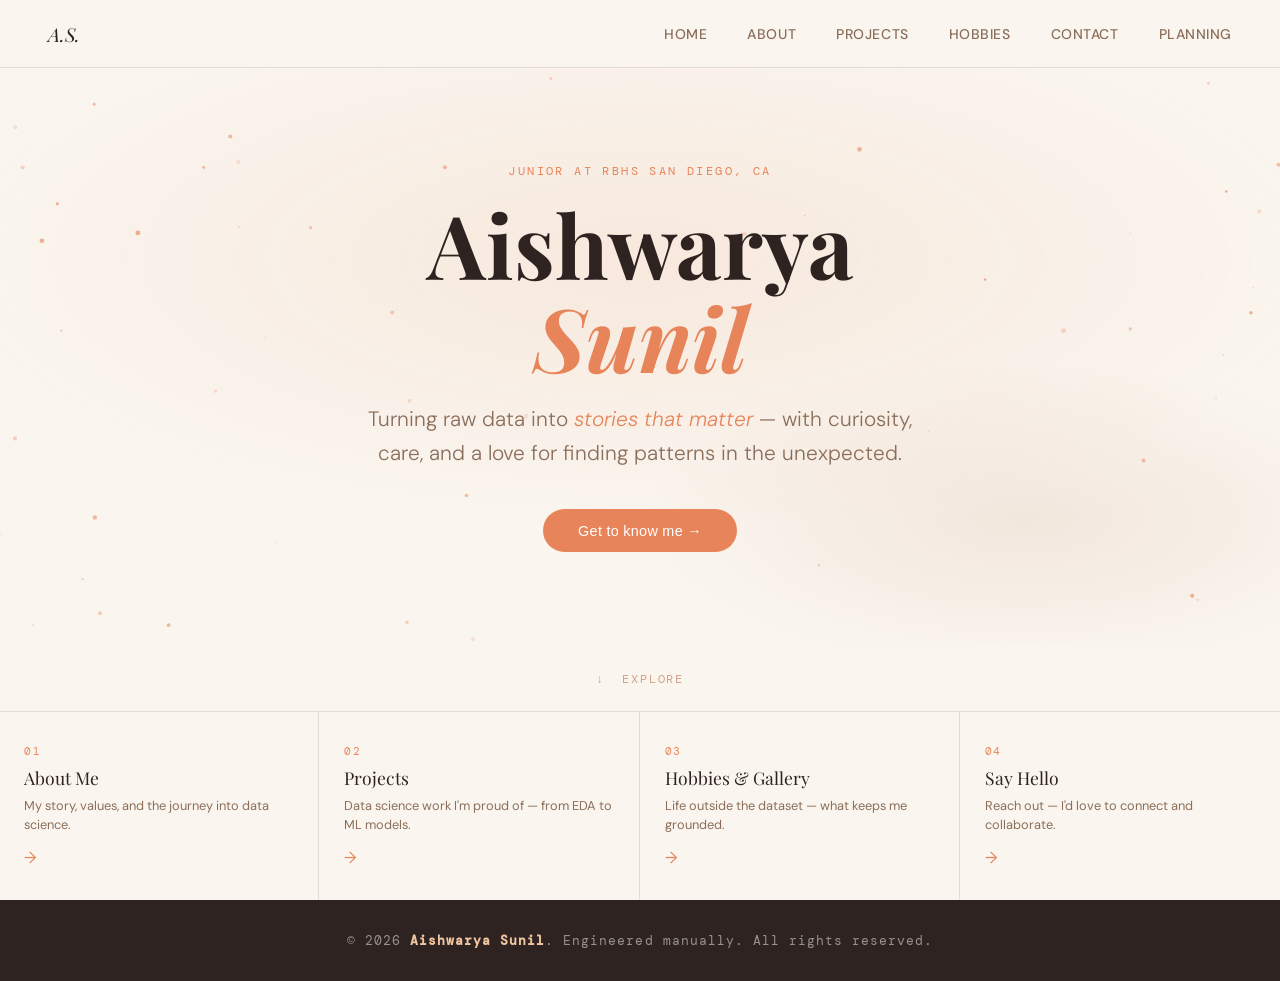
<file: index.html>
<!DOCTYPE html>
<html lang="en">
<head>
<meta charset="UTF-8">
<meta name="viewport" content="width=device-width, initial-scale=1.0">
<title>Aishwarya Sunil — Data Science Portfolio</title>

<meta name="description" content="Junior at Rancho Bernardo High School">
<meta property="og:title" content="Aishwarya Sunil — Data Science Portfolio">
<meta property="og:description" content="Turning raw numbers into stories that matter.">
<meta property="og:image" content="https://your-portfolio-link.com/preview-image.png">
<meta property="og:url" content="https://your-portfolio-link.com">
<meta name="twitter:card" content="summary_large_image">

<link rel="preconnect" href="https://fonts.googleapis.com">
<link rel="preconnect" href="https://fonts.gstatic.com" crossorigin>
<link href="https://fonts.googleapis.com/css2?family=Playfair+Display:ital,wght@0,400;0,600;0,700;1,400;1,600&family=DM+Sans:wght@300;400;500;600&family=DM+Mono:wght@400;500&display=swap" rel="stylesheet">
<style>
  :root {
    --cream: #FAF6EF;
    --coral: #E8845A;
    --rust: #C9623E;
    --dark: #2E2320;
    --tan: #8B6E5A;
    --peach: #F0C4A0;
    --mauve: #D4A088;
    --light-peach: #FBF0E6;
    --border: rgba(46,35,32,0.12);
    --text-muted: #7a6558;
    --serif: 'Playfair Display', serif;
    --sans: 'DM Sans', sans-serif;
    --mono: 'DM Mono', monospace;
    --nav-h: 68px;
    --transition: all 0.35s cubic-bezier(0.4,0,0.2,1);
  }
  * { box-sizing: border-box; margin: 0; padding: 0; }
  html { scroll-behavior: smooth; }
  body {
    font-family: var(--sans);
    background: var(--cream);
    color: var(--dark);
    overflow-x: hidden;
  }

  /* ── NAV ── */
  nav {
    position: fixed; top: 0; left: 0; right: 0; z-index: 100;
    height: var(--nav-h);
    display: flex; align-items: center; justify-content: space-between;
    padding: 0 3rem;
    background: rgba(250,246,239,0.92);
    backdrop-filter: blur(12px);
    border-bottom: 0.5px solid var(--border);
    transition: var(--transition);
  }
  .nav-logo {
    font-family: var(--serif);
    font-size: 1.2rem;
    font-style: italic;
    color: var(--dark);
    text-decoration: none;
    letter-spacing: -0.01em;
  }
  .nav-links { display: flex; gap: 2.5rem; list-style: none; }
  .nav-links a {
    text-decoration: none;
    font-size: 0.875rem;
    font-weight: 500;
    color: var(--tan);
    letter-spacing: 0.04em;
    text-transform: uppercase;
    transition: var(--transition);
    position: relative;
  }
  .nav-links a::after {
    content: '';
    position: absolute; bottom: -4px; left: 0; right: 0;
    height: 1.5px; background: var(--coral);
    transform: scaleX(0); transform-origin: left;
    transition: transform 0.3s ease;
  }
  .nav-links a:hover, .nav-links a.active { color: var(--coral); }
  .nav-links a:hover::after, .nav-links a.active::after { transform: scaleX(1); }
  .hamburger { display: none; flex-direction: column; gap: 5px; cursor: pointer; background: none; border: none; padding: 4px; }
  .hamburger span { display: block; width: 22px; height: 2px; background: var(--dark); border-radius: 2px; transition: var(--transition); }

  /* ── SECTIONS ── */
  section {
    min-height: 100vh;
    padding: calc(var(--nav-h) + 4rem) 3rem 4rem;
    display: none;
  }
  section.active { display: block; }
  .container { max-width: 1100px; margin: 0 auto; }

  /* ── REVEAL ANIMATION ── */
  .reveal {
    opacity: 0;
    transform: translateY(30px);
    transition: opacity 0.7s ease, transform 0.7s ease;
  }
  .reveal.visible {
    opacity: 1;
    transform: translateY(0);
  }

  /* ── HOME ── */
  #home {
    background: var(--cream);
    padding: 0;
    min-height: 100vh;
    display: none;
    flex-direction: column;
  }
  #home.active { display: flex; }
  .hero {
    flex: 1;
    display: flex;
    align-items: center;
    justify-content: center;
    text-align: center;
    padding: calc(var(--nav-h) + 2rem) 3rem 2rem;
    position: relative;
    overflow: hidden;
  }
  .hero-bg {
    position: absolute; inset: 0;
    background: radial-gradient(ellipse 80% 60% at 50% 40%, rgba(232,132,90,0.12) 0%, transparent 70%),
                radial-gradient(ellipse 50% 40% at 80% 80%, rgba(208,160,136,0.18) 0%, transparent 60%);
    pointer-events: none;
  }
  .particles-canvas {
    position: absolute; inset: 0;
    pointer-events: none;
  }
  .hero-content { position: relative; z-index: 1; }
  .hero-eyebrow {
    font-family: var(--mono);
    font-size: 0.75rem;
    letter-spacing: 0.2em;
    text-transform: uppercase;
    color: var(--coral);
    margin-bottom: 1.2rem;
    opacity: 0;
    animation: fadeUp 0.8s ease 0.3s forwards;
  }
  .hero-name {
    font-family: var(--serif);
    font-size: clamp(3rem, 7vw, 5.5rem);
    font-weight: 700;
    line-height: 1.05;
    color: var(--dark);
    margin-bottom: 1.2rem;
    opacity: 0;
    animation: fadeUp 0.8s ease 0.5s forwards;
  }
  .hero-name em { font-style: italic; color: var(--coral); }
  .hero-tagline {
    font-size: clamp(1rem, 2vw, 1.3rem);
    font-weight: 300;
    color: var(--tan);
    max-width: 560px;
    margin: 0 auto 2.5rem;
    line-height: 1.6;
    opacity: 0;
    animation: fadeUp 0.8s ease 0.7s forwards;
  }
  .hero-cta {
    display: inline-flex; align-items: center; gap: 8px;
    background: var(--coral);
    color: #fff;
    padding: 0.85rem 2.2rem;
    border-radius: 100px;
    text-decoration: none;
    font-weight: 500;
    font-size: 0.9rem;
    letter-spacing: 0.02em;
    transition: var(--transition);
    opacity: 0;
    animation: fadeUp 0.8s ease 0.9s forwards;
    border: none; cursor: pointer;
  }
  .hero-cta:hover { background: var(--rust); transform: translateY(-2px); box-shadow: 0 8px 24px rgba(201,98,62,0.3); }
  .scroll-hint {
    text-align: center;
    padding: 1.5rem;
    color: var(--mauve);
    font-size: 0.75rem;
    letter-spacing: 0.15em;
    text-transform: uppercase;
    font-family: var(--mono);
    animation: bounce 2s ease infinite;
  }
  .page-cards {
    display: grid;
    grid-template-columns: repeat(4, 1fr);
    gap: 1px;
    border-top: 0.5px solid var(--border);
  }
  .page-card-link {
    background: var(--cream);
    padding: 2rem 1.5rem;
    text-decoration: none;
    color: var(--dark);
    transition: var(--transition);
    border-right: 0.5px solid var(--border);
    cursor: pointer;
  }
  .page-card-link:last-child { border-right: none; }
  .page-card-link:hover { background: var(--light-peach); }
  .page-card-num {
    font-family: var(--mono);
    font-size: 0.7rem;
    color: var(--coral);
    letter-spacing: 0.15em;
    margin-bottom: 0.5rem;
  }
  .page-card-title {
    font-family: var(--serif);
    font-size: 1.1rem;
    margin-bottom: 0.4rem;
    color: var(--dark);
  }
  .page-card-desc { font-size: 0.8rem; color: var(--tan); line-height: 1.5; }
  .page-card-arrow { display: inline-block; margin-top: 0.8rem; color: var(--coral); font-size: 1rem; transition: transform 0.3s ease; }
  .page-card-link:hover .page-card-arrow { transform: translateX(4px); }

  /* ── ABOUT ── */
  .about-grid {
    display: grid;
    grid-template-columns: 320px 1fr;
    gap: 5rem;
    align-items: start;
    margin-bottom: 5rem;
  }
  .about-photo-wrap {
    position: sticky; top: calc(var(--nav-h) + 2rem);
  }
  .about-photo-frame {
    width: 280px; height: 340px;
    background: var(--peach);
    border-radius: 140px 140px 20px 20px;
    position: relative;
    overflow: hidden;
    display: flex; align-items: center; justify-content: center;
  }
  .about-photo-initials {
    font-family: var(--serif);
    font-size: 5rem;
    font-weight: 600;
    color: var(--rust);
    opacity: 0.4;
    font-style: italic;
  }
  .about-photo-decoration {
    position: absolute; bottom: -20px; right: -20px;
    width: 100px; height: 100px;
    border-radius: 50%;
    background: var(--coral);
    opacity: 0.15;
  }
  .about-label {
    font-family: var(--mono);
    font-size: 0.7rem;
    letter-spacing: 0.2em;
    text-transform: uppercase;
    color: var(--coral);
    margin-bottom: 1rem;
    display: block;
  }
  .about-heading {
    font-family: var(--serif);
    font-size: clamp(2rem, 4vw, 3rem);
    font-weight: 600;
    line-height: 1.15;
    margin-bottom: 1.5rem;
    color: var(--dark);
  }
  .about-heading em { font-style: italic; color: var(--coral); }
  .about-text {
    font-size: 1rem;
    line-height: 1.85;
    color: var(--tan);
    margin-bottom: 1.2rem;
  }
  .about-stats {
    display: grid;
    grid-template-columns: repeat(3, 1fr);
    gap: 1.5rem;
    margin: 2.5rem 0;
    padding: 2rem;
    background: var(--light-peach);
    border-radius: 16px;
    border: 0.5px solid var(--border);
  }
  .stat-num {
    font-family: var(--serif);
    font-size: 2.5rem;
    font-weight: 700;
    color: var(--coral);
    line-height: 1;
  }
  .stat-label { font-size: 0.8rem; color: var(--tan); margin-top: 4px; }
  .section-heading {
    font-family: var(--serif);
    font-size: 1.8rem;
    font-weight: 600;
    color: var(--dark);
    margin-bottom: 0.5rem;
  }
  .section-rule {
    width: 60px; height: 2px; background: var(--coral); margin-bottom: 2.5rem; border-radius: 2px;
  }
  .timeline {
    position: relative;
    padding-left: 2rem;
  }
  .timeline::before {
    content: '';
    position: absolute; left: 0; top: 0; bottom: 0;
    width: 1.5px;
    background: linear-gradient(to bottom, var(--coral), var(--peach));
    border-radius: 2px;
  }
  .timeline-item {
    position: relative;
    margin-bottom: 2.5rem;
    padding-left: 1.5rem;
  }
  .timeline-dot {
    position: absolute; left: -2rem;
    width: 12px; height: 12px;
    background: var(--coral);
    border-radius: 50%;
    top: 4px;
    border: 2px solid var(--cream);
    box-shadow: 0 0 0 2px var(--coral);
  }
  .timeline-year {
    font-family: var(--mono);
    font-size: 0.7rem;
    color: var(--coral);
    letter-spacing: 0.12em;
    margin-bottom: 0.3rem;
  }
  .timeline-title { font-weight: 600; font-size: 1rem; margin-bottom: 0.25rem; }
  .timeline-desc { font-size: 0.875rem; color: var(--tan); line-height: 1.6; }
  .values-grid {
    display: grid;
    grid-template-columns: repeat(3, 1fr);
    gap: 1rem;
    margin-top: 2rem;
  }
  .value-card {
    background: var(--light-peach);
    border: 0.5px solid var(--border);
    border-radius: 12px;
    padding: 1.5rem;
    transition: var(--transition);
  }
  .value-card:hover { transform: translateY(-4px); box-shadow: 0 12px 32px rgba(201,98,62,0.1); }
  .value-icon { font-size: 1.5rem; margin-bottom: 0.6rem; }
  .value-title { font-weight: 600; font-size: 0.95rem; margin-bottom: 0.3rem; }
  .value-desc { font-size: 0.8rem; color: var(--tan); line-height: 1.5; }

  /* ── PROJECTS ── */
  .projects-intro {
    max-width: 600px;
    margin-bottom: 3.5rem;
  }
  .projects-grid {
    display: grid;
    grid-template-columns: repeat(3, 1fr);
    gap: 1.5rem;
    margin-bottom: 4rem;
  }
  .project-card {
    background: #fff;
    border: 0.5px solid var(--border);
    border-radius: 16px;
    overflow: hidden;
    transition: var(--transition);
    cursor: pointer;
  }
  .project-card:hover {
    transform: translateY(-6px);
    box-shadow: 0 20px 48px rgba(46,35,32,0.12);
  }
  .project-thumb {
    height: 180px;
    display: flex; align-items: center; justify-content: center;
    position: relative;
    overflow: hidden;
  }
  .project-thumb-1 { background: linear-gradient(135deg, #F0C4A0, #E8845A); }
  .project-thumb-2 { background: linear-gradient(135deg, #D4A088, #C9623E); }
  .project-thumb-3 { background: linear-gradient(135deg, #E8C4A8, #8B6E5A); }
  .project-thumb-icon {
    font-size: 3.5rem;
    opacity: 0.5;
  }
  .project-body { padding: 1.5rem; }
  .project-tags { display: flex; flex-wrap: wrap; gap: 6px; margin-bottom: 0.8rem; }
  .project-tag {
    font-family: var(--mono);
    font-size: 0.65rem;
    background: var(--light-peach);
    color: var(--rust);
    padding: 2px 8px;
    border-radius: 20px;
    border: 0.5px solid rgba(201,98,62,0.2);
    letter-spacing: 0.05em;
  }
  .project-title {
    font-family: var(--serif);
    font-size: 1.15rem;
    font-weight: 600;
    margin-bottom: 0.5rem;
    color: var(--dark);
    line-height: 1.3;
  }
  .project-desc { font-size: 0.85rem; color: var(--tan); line-height: 1.65; margin-bottom: 1rem; }
  .project-link {
    display: inline-flex; align-items: center; gap: 5px;
    font-size: 0.8rem;
    font-weight: 600;
    color: var(--coral);
    text-decoration: none;
    letter-spacing: 0.04em;
    cursor: pointer;
  }
  .project-link:hover { color: var(--rust); }
  .skills-section { margin-top: 1rem; }
  .skills-heading {
    font-family: var(--serif);
    font-size: 1.5rem;
    font-weight: 600;
    margin-bottom: 0.3rem;
    color: var(--dark);
  }
  .skills-list {
    display: flex; flex-wrap: wrap; gap: 10px;
    margin-top: 1.2rem;
  }
  .skill-pill {
    display: flex; align-items: center; gap: 6px;
    padding: 6px 14px;
    background: var(--cream);
    border: 0.5px solid var(--border);
    border-radius: 100px;
    font-size: 0.8rem;
    color: var(--dark);
    transition: var(--transition);
  }
  .skill-pill:hover { background: var(--light-peach); border-color: var(--coral); color: var(--coral); }
  .skill-dot { width: 6px; height: 6px; background: var(--coral); border-radius: 50%; }

  /* ── HOBBIES ── */
  .hobbies-intro reveal { max-width: 600px; margin-bottom: 3rem; }
  .hobbies-grid {
    display: grid;
    grid-template-columns: repeat(4, 1fr);
    gap: 1.2rem;
    margin-bottom: 4rem;
  }
  .hobby-card {
    background: #fff;
    border: 0.5px solid var(--border);
    border-radius: 16px;
    padding: 2rem 1.5rem;
    text-align: center;
    transition: var(--transition);
  }
  .hobby-card:hover {
    background: var(--light-peach);
    transform: translateY(-4px);
    box-shadow: 0 12px 32px rgba(201,98,62,0.1);
    border-color: var(--peach);
  }
  .hobby-icon { font-size: 2.2rem; margin-bottom: 0.8rem; display: block; }
  .hobby-title { font-family: var(--serif); font-size: 1.05rem; font-weight: 600; margin-bottom: 0.4rem; color: var(--dark); }
  .hobby-desc { font-size: 0.8rem; color: var(--tan); line-height: 1.55; }

  /* ── CAROUSEL ── */
  .carousel-section-label {
    font-family: var(--mono); font-size: 0.7rem;
    letter-spacing: 0.2em; text-transform: uppercase;
    color: var(--coral); margin-bottom: 0.5rem;
    display: block;
  }
  .carousel-wrapper {
    background: #fff;
    border: 0.5px solid var(--border);
    border-radius: 20px;
    overflow: hidden;
    max-width: 800px;
    margin: 0 auto;
    box-shadow: 0 4px 32px rgba(46,35,32,0.08);
  }
  .carousel-track-wrap { position: relative; overflow: hidden; }
  .carousel-track {
    display: flex;
    transition: transform 0.55s cubic-bezier(0.4,0,0.2,1);
    will-change: transform;
  }
  .carousel-slide {
    min-width: 100%;
    position: relative;
  }
  .carousel-img {
    width: 100%; height: 480px;
    position: relative;
    overflow: hidden;
  }
  .carousel-img img {
    width: 100%; height: 100%;
    object-fit: cover;
    display: block;
  }
  .carousel-caption {
    padding: 1.25rem 1.75rem;
    border-top: 0.5px solid var(--border);
    background: #fff;
  }
  .carousel-caption-title {
    font-family: var(--serif);
    font-size: 1.1rem;
    font-weight: 600;
    color: var(--dark);
    margin-bottom: 0.2rem;
  }
  .carousel-caption-sub { font-size: 0.8rem; color: var(--tan); }
  .carousel-controls {
    display: flex; align-items: center; justify-content: space-between;
    padding: 0.75rem 1.25rem;
    background: var(--light-peach);
    border-top: 0.5px solid var(--border);
  }
  .carousel-btn {
    background: var(--cream);
    border: 0.5px solid var(--border);
    border-radius: 50%;
    width: 36px; height: 36px;
    display: flex; align-items: center; justify-content: center;
    cursor: pointer;
    font-size: 1rem;
    color: var(--dark);
    transition: var(--transition);
  }
  .carousel-btn:hover { background: var(--coral); color: #fff; border-color: var(--coral); }
  .carousel-dots { display: flex; gap: 8px; align-items: center; }
  .carousel-dot {
    width: 7px; height: 7px;
    border-radius: 50%;
    background: var(--mauve);
    cursor: pointer;
    transition: var(--transition);
    border: none;
    padding: 0;
  }
  .carousel-dot.active {
    background: var(--coral);
    transform: scale(1.4);
  }
  .carousel-counter {
    font-family: var(--mono);
    font-size: 0.7rem;
    color: var(--tan);
    letter-spacing: 0.08em;
  }

  /* ── CONTACT ── */
  .contact-layout {
    display: grid;
    grid-template-columns: 1fr 1fr;
    gap: 5rem;
    align-items: start;
  }
  .contact-heading {
    font-family: var(--serif);
    font-size: clamp(2rem, 4vw, 3rem);
    font-weight: 600;
    line-height: 1.15;
    margin-bottom: 1rem;
    color: var(--dark);
  }
  .contact-heading em { font-style: italic; color: var(--coral); }
  .contact-text { font-size: 0.95rem; line-height: 1.8; color: var(--tan); margin-bottom: 2.5rem; }
  .contact-socials { display: flex; flex-direction: column; gap: 0.8rem; }
  .social-link {
    display: flex; align-items: center; gap: 12px;
    text-decoration: none;
    color: var(--dark);
    font-size: 0.9rem;
    padding: 0.75rem 1rem;
    border: 0.5px solid var(--border);
    border-radius: 12px;
    background: var(--cream);
    transition: var(--transition);
  }
  .social-link:hover { background: var(--light-peach); border-color: var(--coral); color: var(--coral); }
  .social-icon { font-size: 1.2rem; }
  .form-group { margin-bottom: 1.2rem; }
  .form-label {
    display: block;
    font-size: 0.8rem;
    font-weight: 500;
    color: var(--dark);
    margin-bottom: 0.4rem;
    letter-spacing: 0.03em;
  }
  .form-input, .form-textarea {
    width: 100%;
    padding: 0.85rem 1.1rem;
    background: #fff;
    border: 0.5px solid var(--border);
    border-radius: 10px;
    font-family: var(--sans);
    font-size: 0.9rem;
    color: var(--dark);
    transition: var(--transition);
    outline: none;
    resize: none;
  }
  .form-input:focus, .form-textarea:focus {
    border-color: var(--coral);
    box-shadow: 0 0 0 3px rgba(232,132,90,0.12);
  }
  .form-input.error, .form-textarea.error { border-color: #e05252; }
  .form-error { font-size: 0.75rem; color: #e05252; margin-top: 3px; display: none; }
  .form-error.show { display: block; }
  .form-textarea { height: 130px; }
  .form-submit {
    width: 100%;
    padding: 1rem;
    background: var(--coral);
    color: #fff;
    border: none;
    border-radius: 100px;
    font-family: var(--sans);
    font-weight: 600;
    font-size: 0.9rem;
    letter-spacing: 0.04em;
    cursor: pointer;
    transition: var(--transition);
    position: relative;
    overflow: hidden;
  }
  .form-submit:hover { background: var(--rust); }
  .form-submit:active { transform: scale(0.98); }
  .success-msg {
    display: none;
    text-align: center;
    padding: 3rem 2rem;
    background: var(--light-peach);
    border: 0.5px solid rgba(232,132,90,0.3);
    border-radius: 16px;
    animation: fadeUp 0.5s ease;
  }
  .success-msg.show { display: block; }
  .success-check { font-size: 3rem; margin-bottom: 1rem; }
  .success-title {
    font-family: var(--serif);
    font-size: 1.4rem;
    color: var(--dark);
    margin-bottom: 0.5rem;
  }
  .success-sub { font-size: 0.85rem; color: var(--tan); }

  /* ── PLANNING PAGE ── */
  #planning {
    padding: calc(var(--nav-h) + 4rem) 3rem 4rem;
    display: none;
  }
  #planning.active { display: block; }
  .planning-grid { display: grid; grid-template-columns: 1fr 1fr; gap: 2rem; margin-top: 2rem; }
  .plan-card {
    background: #fff;
    border: 0.5px solid var(--border);
    border-radius: 14px;
    padding: 1.5rem;
  }
  .plan-card-title {
    font-family: var(--serif);
    font-size: 1rem;
    font-weight: 600;
    margin-bottom: 0.3rem;
    color: var(--dark);
  }
  .plan-card-sub { font-size: 0.8rem; color: var(--tan); margin-bottom: 1rem; line-height: 1.5; }
  .plan-sketch {
    background: var(--cream);
    border: 0.5px dashed var(--border);
    border-radius: 8px;
    padding: 1rem;
  }
  .sketch-bar { background: var(--border); border-radius: 3px; margin-bottom: 5px; height: 8px; opacity: 0.6; }
  .sketch-hero {
    background: linear-gradient(135deg, rgba(232,132,90,0.15), rgba(240,196,160,0.15));
    border-radius: 6px;
    padding: 1rem;
    margin-bottom: 6px;
    text-align: center;
  }
  .sketch-label { font-family: var(--mono); font-size: 0.6rem; color: var(--tan); letter-spacing: 0.1em; text-transform: uppercase; }
  .color-swatches { display: flex; gap: 6px; flex-wrap: wrap; margin-top: 0.5rem; }
  .cs { width: 30px; height: 30px; border-radius: 50%; }
  .palette-desc { font-size: 0.75rem; color: var(--tan); margin-top: 0.5rem; line-height: 1.5; }
  .plan-list { list-style: none; }
  .plan-list li {
    display: flex; align-items: baseline; gap: 8px;
    font-size: 0.85rem; color: var(--tan);
    padding: 0.4rem 0;
    border-bottom: 0.5px solid var(--border);
  }
  .plan-list li:last-child { border-bottom: none; }
  .plan-num { font-family: var(--mono); font-size: 0.65rem; color: var(--coral); min-width: 20px; }
  .plan-full { grid-column: 1 / -1; }
  .tech-tag {
    display: inline-block;
    font-size: 0.7rem;
    font-family: var(--mono);
    background: var(--light-peach);
    color: var(--rust);
    padding: 2px 8px;
    border-radius: 20px;
    margin: 2px;
    border: 0.5px solid rgba(201,98,62,0.2);
  }

  /* ── FOOTER ── */
  footer {
    background: var(--dark);
    color: rgba(255,255,255,0.5);
    text-align: center;
    padding: 2rem 3rem;
    font-size: 0.8rem;
    font-family: var(--mono);
    letter-spacing: 0.08em;
  }
  footer strong { color: var(--peach); }

  /* ── ANIMATIONS ── */
  @keyframes fadeUp {
    from { opacity: 0; transform: translateY(24px); }
    to { opacity: 1; transform: translateY(0); }
  }
  @keyframes bounce {
    0%, 100% { transform: translateY(0); }
    50% { transform: translateY(6px); }
  }

  /* ── RESPONSIVE ── */
  @media (max-width: 900px) {
    nav { padding: 0 1.5rem; }
    .nav-links { display: none; }
    .hamburger { display: flex; }
    .nav-links.open {
      display: flex; flex-direction: column;
      position: absolute; top: var(--nav-h); left: 0; right: 0;
      background: var(--cream);
      border-bottom: 0.5px solid var(--border);
      padding: 1rem 1.5rem;
      gap: 1rem;
    }
    section { padding: calc(var(--nav-h) + 2rem) 1.5rem 3rem; }
    .hero { padding: calc(var(--nav-h) + 2rem) 1.5rem 2rem; }
    .page-cards { grid-template-columns: 1fr 1fr; }
    .about-grid { grid-template-columns: 1fr; gap: 2.5rem; }
    .about-photo-wrap { position: static; display: flex; justify-content: center; }
    .projects-grid { grid-template-columns: 1fr; }
    .hobbies-grid { grid-template-columns: 1fr 1fr; }
    .contact-layout { grid-template-columns: 1fr; gap: 2.5rem; }
    .planning-grid { grid-template-columns: 1fr; }
    .values-grid { grid-template-columns: 1fr 1fr; }
    .about-stats { grid-template-columns: 1fr 1fr 1fr; }
  }
  @media (max-width: 600px) {
    .page-cards { grid-template-columns: 1fr; }
    .hobbies-grid { grid-template-columns: 1fr; }
    .values-grid { grid-template-columns: 1fr; }
    .about-stats { grid-template-columns: 1fr; }
    .hero-name { font-size: 2.8rem; }
    .carousel-img { height: 320px; }
  }
</style>
</head>
<body>

<nav id="mainNav">
  <a class="nav-logo" href="#home" onclick="showPage('home'); return false;" role="button">A.S.</a>
  <ul class="nav-links" id="navLinks">
    <li><a href="#home" onclick="showPage('home'); return false;" data-page="home" role="button">Home</a></li>
    <li><a href="#about" onclick="showPage('about'); return false;" data-page="about" role="button">About</a></li>
    <li><a href="#projects" onclick="showPage('projects'); return false;" data-page="projects" role="button">Projects</a></li>
    <li><a href="#hobbies" onclick="showPage('hobbies'); return false;" data-page="hobbies" role="button">Hobbies</a></li>
    <li><a href="#contact" onclick="showPage('contact'); return false;" data-page="contact" role="button">Contact</a></li>
    <li><a href="#planning" onclick="showPage('planning'); return false;" data-page="planning" role="button">Planning</a></li>
  </ul>
  <button class="hamburger" id="hamburger" onclick="toggleMenu()" aria-label="Menu" aria-expanded="false">
    <span></span><span></span><span></span>
  </button>
</nav>

<section id="home" class="active">
  <div class="hero">
    <div class="hero-bg"></div>
    <canvas class="particles-canvas" id="particlesCanvas"></canvas>
    <div class="hero-content">
      <p class="hero-eyebrow">Junior at RBHS San Diego, CA </p>
      <h1 class="hero-name">Aishwarya<br><em>Sunil</em></h1>
      <p class="hero-tagline">Turning raw data into <em style="font-style:italic;color:var(--coral)">stories that matter</em> — with curiosity, care, and a love for finding patterns in the unexpected.</p>
      <button class="hero-cta" onclick="showPage('about')">Get to know me →</button>
    </div>
  </div>
  <p class="scroll-hint">↓ &nbsp;explore</p>
  <div class="page-cards">
    <div class="page-card-link" onclick="showPage('about')" role="button" tabindex="0">
      <p class="page-card-num">01</p>
      <p class="page-card-title">About Me</p>
      <p class="page-card-desc">My story, values, and the journey into data science.</p>
      <span class="page-card-arrow">→</span>
    </div>
    <div class="page-card-link" onclick="showPage('projects')" role="button" tabindex="0">
      <p class="page-card-num">02</p>
      <p class="page-card-title">Projects</p>
      <p class="page-card-desc">Data science work I'm proud of — from EDA to ML models.</p>
      <span class="page-card-arrow">→</span>
    </div>
    <div class="page-card-link" onclick="showPage('hobbies')" role="button" tabindex="0">
      <p class="page-card-num">03</p>
      <p class="page-card-title">Hobbies &amp; Gallery</p>
      <p class="page-card-desc">Life outside the dataset — what keeps me grounded.</p>
      <span class="page-card-arrow">→</span>
    </div>
    <div class="page-card-link" onclick="showPage('contact')" role="button" tabindex="0">
      <p class="page-card-num">04</p>
      <p class="page-card-title">Say Hello</p>
      <p class="page-card-desc">Reach out — I'd love to connect and collaborate.</p>
      <span class="page-card-arrow">→</span>
    </div>
  </div>
</section>

<section id="about">
  <div class="container">
    <div class="about-grid">
      <div class="about-photo-wrap reveal">
        <div class="about-photo-frame">
          <span class="about-photo-initials">AS</span>
          <div class="about-photo-decoration"></div>
        </div>
        <div class="about-stats" style="margin-top:2rem;padding:1.5rem">
          <div>
            <div class="stat-num">2+</div>
            <div class="stat-label">DS Projects</div>
          </div>
          <div>
            <div class="stat-num">2+</div>
            <div class="stat-label">Tools Learned</div>
          </div>
          <div>
            <div class="stat-num">∞</div>
            <div class="stat-label">Curiosity</div>
          </div>
        </div>
      </div>
      <div>
        <div class="reveal">
          <span class="about-label">Hello there</span>
          <h2 class="about-heading">I'm Aishwarya —<br>a data scientist <em>in the making</em></h2>
          <p class="about-text"> Growing up, I was always the person asking "why?" about everything — why do patterns repeat, why do people behave the way they do, why does one small change ripple outward into big effects? Data science turned out to be the field where all those questions finally had a home. </p>
          <p class="about-text"> I'm currently pursuing my studies with a focus on data science, machine learning, and statistical analysis. I believe data is only meaningful when it's communicated well — a beautiful model that nobody understands is just a beautiful model. I want to build bridges between numbers and people. </p>
          <p class="about-text"> When I'm not wrangling datasets, you'll find me with a good book, trying out a new recipe, or planning my next adventure somewhere with a mountain view and good coffee. </p>
        </div>
        <div class="reveal" style="margin-top:3rem">
          <h3 class="section-heading">My Journey</h3>
          <div class="section-rule"></div>
          <div class="timeline">
            <div class="timeline-item">
              <div class="timeline-dot"></div>
              <div class="timeline-year">2020</div>
              <div class="timeline-title">First love: mathematics</div>
              <div class="timeline-desc">Fell in love with statistics and probability — the art of finding order in chaos.</div>
            </div>
            <div class="timeline-item">
              <div class="timeline-dot"></div>
              <div class="timeline-year">2024</div>
              <div class="timeline-title">First CS Bootcamp</div>
              <div class="timeline-desc">Built a simple fruit drop game The accuracy wasn't great, but the curiosity was infinite.</div>
            </div>
            <div class="timeline-item">
              <div class="timeline-dot"></div>
              <div class="timeline-year">Now</div>
              <div class="timeline-title">Building this portfolio</div>
              <div class="timeline-desc">Studying data science, growing every day, and documenting the journey right here.</div>
            </div>
          </div>
        </div>
        <div class="reveal" style="margin-top:3rem">
          <h3 class="section-heading">What I Value</h3>
          <div class="section-rule"></div>
          <div class="values-grid">
            <div class="value-card">
              <div class="value-icon">🔍</div>
              <div class="value-title">Curiosity first</div>
              <div class="value-desc">I start every project by asking better questions, not by jumping to answers.</div>
            </div>
            <div class="value-card">
              <div class="value-icon">💬</div>
              <div class="value-title">Clear communication</div>
              <div class="value-desc">Data only creates impact when it's explained in ways humans can actually act on.</div>
            </div>
            <div class="value-card">
              <div class="value-icon">🌱</div>
              <div class="value-title">Continuous growth</div>
              <div class="value-desc">Every dataset is a new lesson. I'm always learning, always iterating.</div>
            </div>
          </div>
        </div>
      </div>
    </div>
  </div>
</section>

<section id="projects">
  <div class="container">
    <div class="projects-intro reveal">
      <span class="about-label">My work</span>
      <h2 class="about-heading">Projects &amp; <em>Data Stories</em></h2>
      <p class="about-text">Each project here is a story — a question I asked, a mess I cleaned, a model I trained, and an insight I found on the other side.</p>
    </div>
    <div class="projects-grid">
      <div class="project-card reveal">
        <div class="project-thumb project-thumb-1">
          <span class="project-thumb-icon">🍎</span>
        </div>
        <div class="project-body">
          <div class="project-tags">
            <span class="project-tag">Python</span>
          </div>
          <h3 class="project-title">Apple Drop — Typing Game</h3>
          <p class="project-desc">A fun typing game where apples appear on screen each labeled with a letter key. Press the right key and watch the apple fall! Built in Python with Turtle graphics, featuring randomized letter placement, animated drops, and a custom background scene.</p>
          <a class="project-link" href="https://github.com/yourusername/retail-sales-eda" target="_blank" rel="noopener noreferrer">View project →</a>
        </div>
      </div>
      <div class="project-card reveal">
        <div class="project-thumb project-thumb-2">
          <span class="project-thumb-icon">🐦</span>
        </div>
        <div class="project-body">
          <div class="project-tags">
            <span class="project-tag">Python</span>
          </div>
          <h3 class="project-title">Flappy Bird — Turtle Edition</h3>
          <p class="project-desc">A fully playable Flappy Bird clone built in Python using the Turtle graphics library. Features gravity physics, randomly generated pipe gaps, animated background clouds, a live scoreboard, collision detection, and a restart system — all from scratch without any game engine.</p>
          <a class="project-link" href="SWPAG maincode.py" target="_blank" rel="noopener noreferrer">View project →</a>
        </div>
      </div>
      <div class="project-card reveal">
        <div class="project-thumb project-thumb-3">
          <span class="project-thumb-icon">🏥</span>
        </div>
        <div class="project-body">
          <div class="project-tags">
            <span class="project-tag">Python</span>
            <span class="project-tag">Public Health</span>
          </div>
          <h3 class="project-title">Health Trends Dashboard</h3>
          <p class="project-desc">Created an interactive dashboard visualizing 10-year population health data across California counties. Mapped correlations between access to green spaces, income levels, and chronic illness rates.</p>
          <a class="project-link" href="https://public.tableau.com/profile/yourusername" target="_blank" rel="noopener noreferrer">View project →</a>
        </div>
      </div>
    </div>
    
    <div class="reveal" style="margin-top:1rem">
      <h3 class="skills-heading">Tools &amp; Technologies</h3>
      <div class="section-rule"></div>
      <div class="skills-list">
        <div class="skill-pill"><span class="skill-dot"></span>Python</div>
        <div class="skill-pill"><span class="skill-dot"></span>Pandas</div>
        <div class="skill-pill"><span class="skill-dot"></span>NumPy</div>
        <div class="skill-pill"><span class="skill-dot"></span>Java</div>
        <div class="skill-pill"><span class="skill-dot"></span>Git &amp; GitHub</div>
      </div>
    </div>
  </div>
</section>

<section id="hobbies">
  <div class="container">
    <div class="hobbies-intro reveal">
      <span class="about-label">Beyond Data</span>
      <h2 class="about-heading">Life Outside <em>the Dataset</em></h2>
      <p class="about-text">What keeps me grounded, creative, and ready to tackle the next big technical challenge.</p>
    </div>
    <div class="hobbies-grid">
      <div class="hobby-card reveal">
        <span class="hobby-icon">🎭</span>
        <h3 class="hobby-title">Classical Dance</h3>
        <p class="hobby-desc">Expressing stories through movement, discipline, and performance art form paths.</p>
      </div>
      <div class="hobby-card reveal">
        <span class="hobby-icon">🏸</span>
        <h3 class="hobby-title">Badminton</h3>
        <p class="hobby-desc">Staying fast and dynamic through mid-rally reflex matches on the court lines.</p>
      </div>
      <div class="hobby-card reveal">
        <span class="hobby-icon">🍳</span>
        <h3 class="hobby-title">Cooking</h3>
        <p class="hobby-desc">Experimenting with flavor balances and creative kitchen recipes from scratch.</p>
      </div>
      <div class="hobby-card reveal">
        <span class="hobby-icon">🌅</span>
        <h3 class="hobby-title">Travel</h3>
        <p class="hobby-desc">Chasing golden hour moments, coastal landscapes, and inspiring scenic views.</p>
      </div>
    </div>

    <div class="reveal" style="margin-top:2rem">
      <span class="carousel-section-label">Visual Gallery</span>
      <div class="carousel-wrapper">
        <div class="carousel-track-wrap">
          <div class="carousel-track" id="carouselTrack">
            <div class="carousel-slide">
              <div class="carousel-img">
                <img src="stage.png" alt="Aishwarya performing Indian classical dance on stage">
              </div>
              <div class="carousel-caption">
                <h4 class="carousel-caption-title">On Stage</h4>
                <p class="carousel-caption-sub">Expressive classical dance routines and structural performance focus.</p>
              </div>
            </div>
            <div class="carousel-slide">
              <div class="carousel-img">
                <img src="badminton.png" alt="Aishwarya playing badminton mid-rally inside an indoor court">
              </div>
              <div class="carousel-caption">
                <h4 class="carousel-caption-title">Badminton Mid-Rally</h4>
                <p class="carousel-caption-sub">Keeping active and focused through fast athletic responses.</p>
              </div>
            </div>
            <div class="carousel-slide">
              <div class="carousel-img">
                <img src="kitchen.png" alt="A freshly made breakfast bowl with sliced strawberries next to a warm drink drink setup">
              </div>
              <div class="carousel-caption">
                <h4 class="carousel-caption-title">Kitchen Experiments</h4>
                <p class="carousel-caption-sub">Creating delightful, visually satisfying morning fuel routines.</p>
              </div>
            </div>
            <div class="carousel-slide">
              <div class="carousel-img">
                <img src="sunset.png" alt="A scenic view of a beach coastline at golden hour sunset">
              </div>
              <div class="carousel-caption">
                <h4 class="carousel-caption-title">Golden Hour Somewhere Warm</h4>
                <p class="carousel-caption-sub">Coastal landscapes providing fresh natural design perspectives.</p>
              </div>
            </div>
            <div class="carousel-slide">
              <div class="carousel-img">
                <img src="train.png" alt="View of bright clouds and a blue horizon through a train cabin passenger window frame">
              </div>
              <div class="carousel-caption">
                <h4 class="carousel-caption-title">Small Joys</h4>
                <p class="carousel-caption-sub">Watching the changing horizons unfold through scenic train journeys.</p>
              </div>
            </div>
          </div>
        </div>
        <div class="carousel-controls">
          <button class="carousel-btn" id="prevBtn" aria-label="Previous slide">←</button>
          <div class="carousel-dots" id="carouselDots"></div>
          <span class="carousel-counter" id="carouselCounter">1 / 5</span>
          <button class="carousel-btn" id="nextBtn" aria-label="Next slide">→</button>
        </div>
      </div>
    </div>
  </div>
</section>

<section id="contact">
  <div class="container">
    <div class="contact-layout">
      <div class="contact-info reveal">
        <span class="about-label">Get in touch</span>
        <h2 class="contact-heading">Let's build something <em>together</em></h2>
        <p class="contact-text">Whether you have a technical role available, a messy dataset that needs structural storytelling, or just want to chat about metrics — drop me a message.</p>
        <div class="contact-socials">
          <a href="mailto:aishusunil09@gmail.com" class="social-link">
            <span class="social-icon">✉️</span>
            <span>aishusunil09@gmail.com</span>
          </a>
          <a href="" target="_blank" rel="noopener noreferrer" class="social-link">
            <span class="social-icon">📷</span>
            <span>aishwaryasunil8</span>
          </a>
          <a href="callto: 858-588-2564:"  class="social-link">
            <span class="social-icon">📱</span>
            <span>858-588-2564</span>
          </a>
        </div>
      </div>
      <div class="contact-form reveal">
        <div id="contactFormWrap">
          <div class="form-group">
            <label class="form-label" for="fname">Your Name</label>
            <input type="text" id="fname" class="form-input" placeholder="Alex Morgan">
            <span class="form-error" id="fname-error">Please provide your identity layout text.</span>
          </div>
          <div class="form-group">
            <label class="form-label" for="femail">Your Email Address</label>
            <input type="email" id="femail" class="form-input" placeholder="alex@company.com">
            <span class="form-error" id="femail-error">Please insert a legitimate email channel structure.</span>
          </div>
          <div class="form-group">
            <label class="form-label" for="fmsg">Your Message</label>
            <textarea id="fmsg" class="form-textarea" placeholder="Hi Aishwarya, I saw your portfolio and..."></textarea>
            <span class="form-error" id="fmsg-error">Your message should contain at least 6 structural characters.</span>
          </div>
          <button class="form-submit" onclick="submitForm()">Transmit Message →</button>
        </div>
        <div class="success-msg" id="successMsg">
          <div class="success-check">✨</div>
          <h3 class="success-title">Message Transmitted!</h3>
          <p class="success-sub">Thank you for your reach out. I will match your communication quickly.</p>
        </div>
      </div>
    </div>
  </div>
</section>

<section id="planning">
  <div class="container">
    <div class="projects-intro reveal">
      <span class="about-label">Design &amp; Architecture</span>
      <h2 class="about-heading">System <em>Planning</em></h2>
      <p class="about-text">A blueprint breakdown of stylistic structure choices, content arrays, and micro-interactions map architecture definitions.</p>
    </div>
    <div class="planning-grid">
      <div class="plan-card reveal">
        <h3 class="plan-card-title">Color Palette Map Strategy</h3>
        <p class="plan-card-sub">Editorial warmth contrasting with dynamic neutral values to retain eye readability scores.</p>
        <div class="color-swatches">
          <div class="cs" style="background:#FAF6EF;border:0.5px solid var(--border)" title="Cream"></div>
          <div class="cs" style="background:#E8845A" title="Coral"></div>
          <div class="cs" style="background:#C9623E" title="Rust"></div>
          <div class="cs" style="background:#2E2320" title="Dark"></div>
          <div class="cs" style="background:#8B6E5A" title="Tan"></div>
        </div>
        <p class="palette-desc">Main core elements use cream configurations accented by active rust thresholds to emphasize visual metrics data.</p>
      </div>
      <div class="plan-card reveal">
        <h3 class="plan-card-title">Typography Hierarchy Systems</h3>
        <p class="plan-card-sub">Font family layouts supporting readability optimization parameters.</p>
        <div class="plan-sketch">
          <p style="font-family:var(--serif);font-size:1.1rem;font-weight:700">Playfair Display Serif</p>
          <div class="sketch-bar" style="width:80%"></div>
          <p style="font-family:var(--sans);font-size:0.85rem;margin-top:5px">DM Sans interface body copy block systems</p>
          <p style="font-family:var(--mono);font-size:0.7rem;color:var(--coral);margin-top:5px">DM Mono structural variables tracking</p>
        </div>
      </div>
    </div>
  </div>
</section>

<footer>
  <p>&copy; 2026 <strong>Aishwarya Sunil</strong>. Engineered manually. All rights reserved.</p>
</footer>

<script>
let triggerParticlesResize = null;
let recomputeCarouselLayout = null;

function showPage(pageId) {
  const sections = document.querySelectorAll('section');
  const links = document.querySelectorAll('.nav-links a');
  
  sections.forEach(s => s.classList.remove('active'));
  links.forEach(l => l.classList.remove('active'));
  
  const targetSec = document.getElementById(pageId);
  if (targetSec) {
    targetSec.classList.add('active');
    window.scrollTo({top: 0, behavior: 'instant'});
  }
  
  const targetLink = document.querySelector(`.nav-links a[data-page="${pageId}"]`);
  if (targetLink) targetLink.classList.add('active');
  
  const navLinks = document.getElementById('navLinks');
  const hamburger = document.getElementById('hamburger');
  if (navLinks && navLinks.classList.contains('open')) {
    navLinks.classList.remove('open');
    hamburger.setAttribute('aria-expanded', 'false');
  }
  
  handleScrollReveals();

  if (pageId === 'home' && typeof triggerParticlesResize === 'function') {
    triggerParticlesResize();
  }
  if (pageId === 'hobbies' && typeof recomputeCarouselLayout === 'function') {
    recomputeCarouselLayout();
  }
}

function toggleMenu() {
  const navLinks = document.getElementById('navLinks');
  const hamburger = document.getElementById('hamburger');
  navLinks.classList.toggle('open');
  const isOpen = navLinks.classList.contains('open');
  hamburger.setAttribute('aria-expanded', isOpen ? 'true' : 'false');
}

function handleScrollReveals() {
  const elements = document.querySelectorAll('.reveal');
  elements.forEach(el => {
    const rect = el.getBoundingClientRect();
    if (rect.top <= window.innerHeight * 0.88) {
      el.classList.add('visible');
    }
  });
}
window.addEventListener('scroll', handleScrollReveals);
window.addEventListener('resize', handleScrollReveals);

// ─── CANVAS MOLECULES COMPONENT ───
(function initParticles() {
  const canvas = document.getElementById('particlesCanvas');
  if (!canvas) return;
  const ctx = canvas.getContext('2d');
  let animationId = null;
  let particlesArray = [];
  
  function resize() {
    const parent = canvas.parentElement;
    if (!parent) return;
    canvas.width = parent.clientWidth;
    canvas.height = parent.clientHeight;
    createParticles();
  }
  triggerParticlesResize = resize;

  class Particle {
    constructor() {
      this.x = Math.random() * canvas.width;
      this.y = Math.random() * canvas.height;
      this.size = Math.random() * 2 + 0.5;
      this.speedX = (Math.random() - 0.5) * 0.35;
      this.speedY = (Math.random() - 0.5) * 0.35;
      this.alpha = Math.random() * 0.5 + 0.15;
    }
    update() {
      this.x += this.speedX;
      this.y += this.speedY;
      if (this.x < 0 || this.x > canvas.width) this.speedX *= -1;
      if (this.y < 0 || this.y > canvas.height) this.speedY *= -1;
    }
    draw() {
      ctx.save();
      ctx.globalAlpha = this.alpha;
      ctx.fillStyle = '#E8845A';
      ctx.beginPath();
      ctx.arc(this.x, this.y, this.size, 0, Math.PI * 2);
      ctx.fill();
      ctx.restore();
    }
  }

  function createParticles() {
    particlesArray = [];
    const count = Math.min(60, Math.floor((canvas.width * canvas.height) / 14000));
    for (let i = 0; i < count; i++) {
      particlesArray.push(new Particle());
    }
  }

  function loop() {
    ctx.clearRect(0, 0, canvas.width, canvas.height);
    particlesArray.forEach(p => {
      p.update();
      p.draw();
    });
    animationId = requestAnimationFrame(loop);
  }

  resize();
  loop();
  window.addEventListener('resize', resize);
})();

// ─── CAROUSEL COMPONENT ───
(function initCarousel() {
  const track = document.getElementById('carouselTrack');
  if (!track) return;
  const slides = Array.from(track.children);
  const prevBtn = document.getElementById('prevBtn');
  const nextBtn = document.getElementById('nextBtn');
  const dotsContainer = document.getElementById('carouselDots');
  const counter = document.getElementById('carouselCounter');
  
  let current = 0;
  let autoTimer = null;
  
  dotsContainer.innerHTML = '';
  slides.forEach((_, idx) => {
    const dot = document.createElement('button');
    dot.className = `carousel-dot ${idx === 0 ? 'active' : ''}`;
    dot.setAttribute('aria-label', `Maps to slide ${idx + 1}`);
    dot.addEventListener('click', () => { goTo(idx); resetAuto(); });
    dotsContainer.appendChild(dot);
  });
  const dots = Array.from(dotsContainer.children);

  function update() {
    if (slides.length === 0) return;
    const width = slides[0].getBoundingClientRect().width;
    track.style.transform = `translateX(-${current * width}px)`;
    
    dots.forEach((d, idx) => d.classList.toggle('active', idx === current));
    if (counter) counter.textContent = `${current + 1} / ${slides.length}`;
  }
  recomputeCarouselLayout = update;

  function goTo(idx) {
    if (idx < 0) current = slides.length - 1;
    else if (idx >= slides.length) current = 0;
    else current = idx;
    update();
  }

  nextBtn.addEventListener('click', () => { goTo(current + 1); resetAuto(); });
  prevBtn.addEventListener('click', () => { goTo(current - 1); resetAuto(); });

  function startAuto() {
    autoTimer = setInterval(() => { goTo(current + 1); }, 5000);
  }
  function stopAuto() { clearInterval(autoTimer); }
  function resetAuto() { stopAuto(); startAuto(); }

  const wrapper = track.closest('.carousel-wrapper');
  wrapper.addEventListener('mouseenter', stopAuto);
  wrapper.addEventListener('mouseleave', startAuto);

  let touchStartX = 0;
  wrapper.addEventListener('touchstart', e => { touchStartX = e.touches[0].clientX; }, { passive: true });
  wrapper.addEventListener('touchend', e => {
    const diff = touchStartX - e.changedTouches[0].clientX;
    if (Math.abs(diff) > 50) {
      goTo(diff > 0 ? current + 1 : current - 1);
      resetAuto();
    }
  }, { passive: true });

  window.addEventListener('resize', update);
  startAuto();
  update();
})();

// ─── CONTACT FORM SUBMISSION ───
function submitForm() {
  const name = document.getElementById('fname');
  const email = document.getElementById('femail');
  const msg = document.getElementById('fmsg');
  let valid = true;

  function check(el, errId, condition) {
    const err = document.getElementById(errId);
    if (!condition) {
      el.classList.add('error'); 
      err.classList.add('show'); 
      valid = false;
    } else {
      el.classList.remove('error'); 
      err.classList.remove('show');
    }
  }

  check(name, 'fname-error', name.value.trim().length > 1);
  check(email, 'femail-error', /^[^\s@]+@[^\s@]+\.[^\s@]+$/.test(email.value.trim()));
  check(msg, 'fmsg-error', msg.value.trim().length > 5);

  if (valid) {
    document.getElementById('contactFormWrap').style.display = 'none';
    document.getElementById('successMsg').classList.add('show');
  }
}

document.addEventListener('DOMContentLoaded', () => {
  handleScrollReveals();
});
</script>
</body>
</html>
</file>
